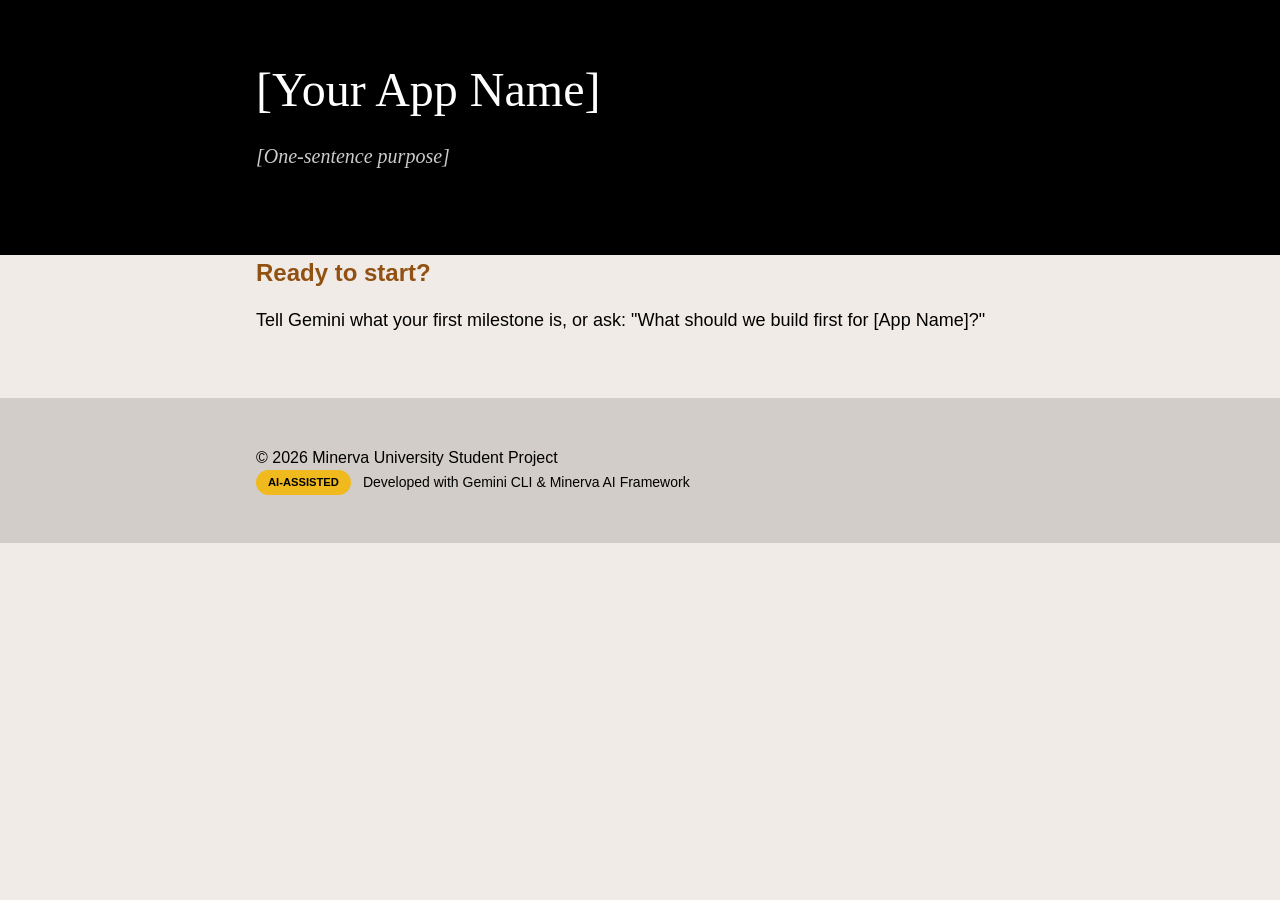
<file: index.html>
<!DOCTYPE html>
<html lang="en">
<head>
    <meta charset="UTF-8">
    <meta name="viewport" content="width=device-width, initial-scale=1.0">
    <title>[Your App Name] — Minerva University</title>
    <link rel="stylesheet" href="css/styles.css">
</head>
<body>
    <header>
        <div class="container">
            <h1>[Your App Name]</h1>
            <p class="subtitle">[One-sentence purpose]</p>
        </div>
    </header>

    <main class="container">
        <!-- Students will build their app here -->
        <section id="app-placeholder">
            <h2>Ready to start?</h2>
            <p>Tell Gemini what your first milestone is, or ask: "What should we build first for [App Name]?"</p>
        </section>
    </main>

    <footer>
        <div class="container footer-content">
            <div class="copyright">
                &copy; 2026 Minerva University Student Project
            </div>
            <!-- MANDATORY AI DISCLOSURE (per Minerva Guardrails) -->
            <div class="ai-disclosure">
                <span class="badge">AI-Assisted</span>
                Developed with Gemini CLI & Minerva AI Framework
            </div>
        </div>
    </footer>

    <script src="js/app.js"></script>
</body>
</html>
</file>
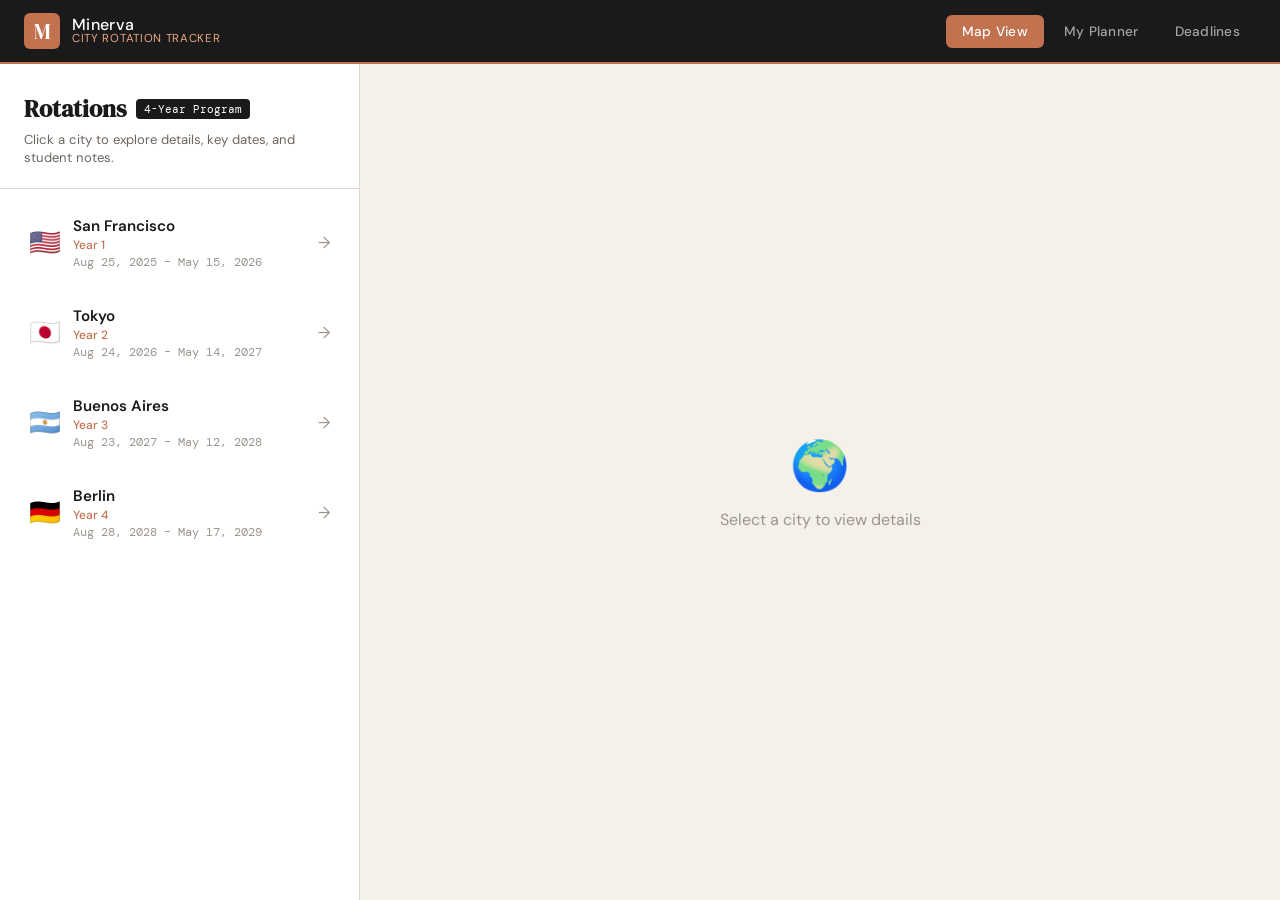
<file: minerva-city-tracker 2/index.html>
<!DOCTYPE html>
<html lang="en">
<head>
  <meta charset="UTF-8" />
  <meta name="viewport" content="width=device-width, initial-scale=1.0" />
  <title>Minerva City Rotation Tracker</title>
  <link rel="stylesheet" href="css/style.css" />
  <link rel="preconnect" href="https://fonts.googleapis.com" />
  <link href="https://fonts.googleapis.com/css2?family=DM+Serif+Display:ital@0;1&family=DM+Mono:wght@300;400;500&family=DM+Sans:wght@300;400;500&display=swap" rel="stylesheet" />
</head>
<body>

  <!-- HEADER -->
  <header class="site-header">
    <div class="header-inner">
      <div class="logo-lockup">
        <span class="logo-mark">M</span>
        <div class="logo-text">
          <span class="logo-title">Minerva</span>
          <span class="logo-sub">City Rotation Tracker</span>
        </div>
      </div>
      <nav class="header-nav">
        <button class="nav-btn active" data-view="map">Map View</button>
        <button class="nav-btn" data-view="planner">My Planner</button>
        <button class="nav-btn" data-view="deadlines">Deadlines</button>
      </nav>
    </div>
  </header>

  <!-- MAIN -->
  <main>

    <!-- MAP VIEW -->
    <section class="view active" id="view-map">
      <div class="map-layout">

        <!-- City Cards Column -->
        <div class="city-sidebar">
          <div class="sidebar-header">
            <h2>Rotations <span class="year-badge">4-Year Program</span></h2>
            <p class="sidebar-desc">Click a city to explore details, key dates, and student notes.</p>
          </div>
          <div class="city-list" id="cityList"></div>
        </div>

        <!-- Detail Panel -->
        <div class="city-detail-panel" id="detailPanel">
          <div class="detail-placeholder">
            <div class="placeholder-icon">🌍</div>
            <p>Select a city to view details</p>
          </div>
        </div>

      </div>
    </section>

    <!-- PLANNER VIEW -->
    <section class="view" id="view-planner">
      <div class="planner-layout">
        <div class="planner-header">
          <h2>My Rotation Planner</h2>
          <p>Track your experiences, goals, and reflections for each city.</p>
        </div>
        <div class="planner-grid" id="plannerGrid"></div>
      </div>
    </section>

    <!-- DEADLINES VIEW -->
    <section class="view" id="view-deadlines">
      <div class="deadlines-layout">
        <div class="deadlines-header">
          <h2>Key Deadlines & Reminders</h2>
          <p>Stay on top of important dates across all rotations.</p>
        </div>
        <div class="deadline-timeline" id="deadlineTimeline"></div>
        <div class="add-deadline-form">
          <h3>Add a Reminder</h3>
          <div class="form-row">
            <input type="text" id="deadlineTitle" placeholder="Title (e.g. Visa renewal)" />
            <select id="deadlineCity">
              <option value="">All Cities</option>
            </select>
            <input type="date" id="deadlineDate" />
            <button class="btn-primary" id="addDeadlineBtn">Add</button>
          </div>
        </div>
      </div>
    </section>

  </main>

  <!-- MODAL -->
  <div class="modal-overlay" id="modalOverlay">
    <div class="modal" id="modal">
      <button class="modal-close" id="modalClose">✕</button>
      <div class="modal-content" id="modalContent"></div>
    </div>
  </div>

  <script src="js/data.js"></script>
  <script src="js/app.js"></script>
</body>
</html>
</file>
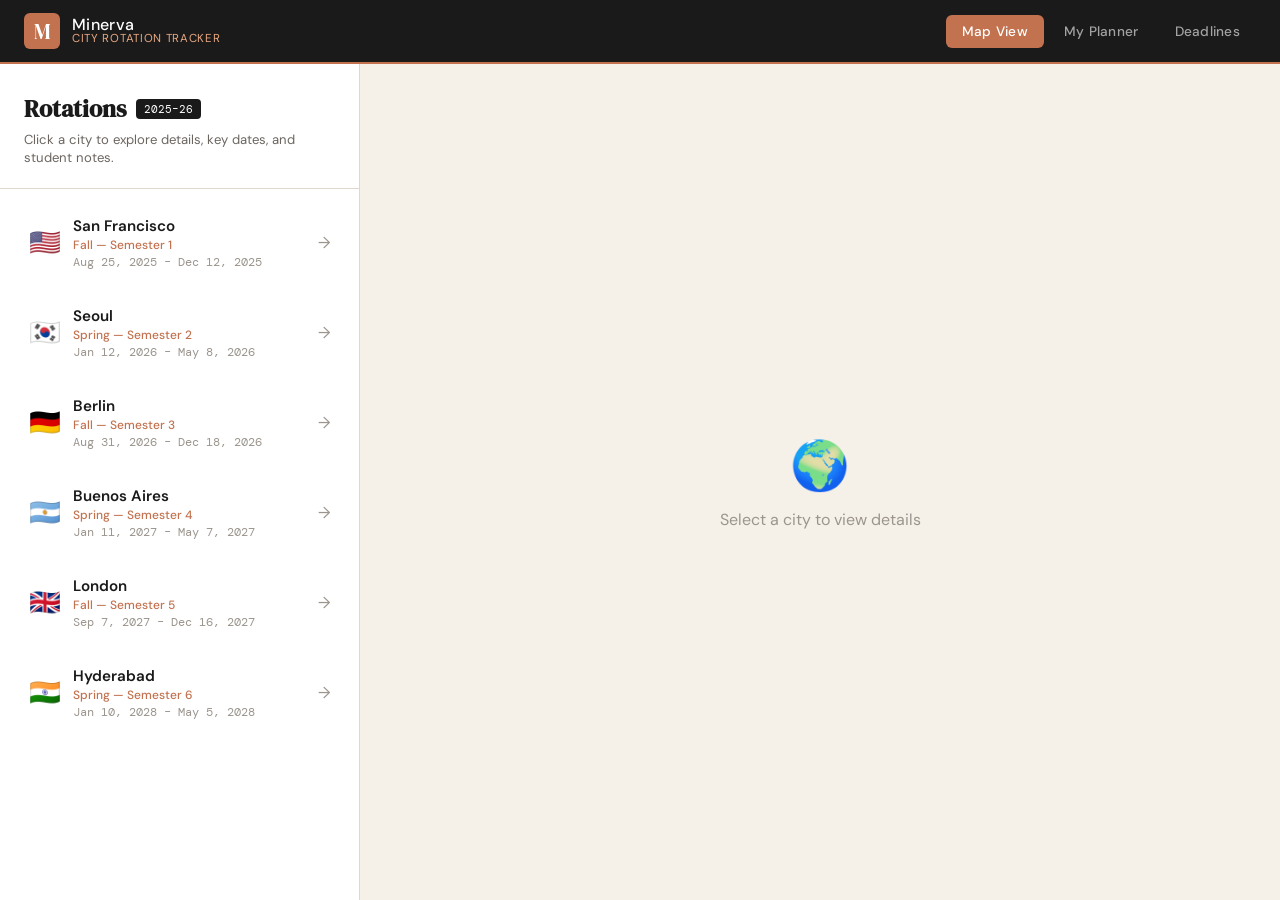
<file: minerva-city-tracker/index.html>
<!DOCTYPE html>
<html lang="en">
<head>
  <meta charset="UTF-8" />
  <meta name="viewport" content="width=device-width, initial-scale=1.0" />
  <title>Minerva City Rotation Tracker</title>
  <link rel="stylesheet" href="css/style.css" />
  <link rel="preconnect" href="https://fonts.googleapis.com" />
  <link href="https://fonts.googleapis.com/css2?family=DM+Serif+Display:ital@0;1&family=DM+Mono:wght@300;400;500&family=DM+Sans:wght@300;400;500&display=swap" rel="stylesheet" />
</head>
<body>

  <!-- HEADER -->
  <header class="site-header">
    <div class="header-inner">
      <div class="logo-lockup">
        <span class="logo-mark">M</span>
        <div class="logo-text">
          <span class="logo-title">Minerva</span>
          <span class="logo-sub">City Rotation Tracker</span>
        </div>
      </div>
      <nav class="header-nav">
        <button class="nav-btn active" data-view="map">Map View</button>
        <button class="nav-btn" data-view="planner">My Planner</button>
        <button class="nav-btn" data-view="deadlines">Deadlines</button>
      </nav>
    </div>
  </header>

  <!-- MAIN -->
  <main>

    <!-- MAP VIEW -->
    <section class="view active" id="view-map">
      <div class="map-layout">

        <!-- City Cards Column -->
        <div class="city-sidebar">
          <div class="sidebar-header">
            <h2>Rotations <span class="year-badge">2025–26</span></h2>
            <p class="sidebar-desc">Click a city to explore details, key dates, and student notes.</p>
          </div>
          <div class="city-list" id="cityList"></div>
        </div>

        <!-- Detail Panel -->
        <div class="city-detail-panel" id="detailPanel">
          <div class="detail-placeholder">
            <div class="placeholder-icon">🌍</div>
            <p>Select a city to view details</p>
          </div>
        </div>

      </div>
    </section>

    <!-- PLANNER VIEW -->
    <section class="view" id="view-planner">
      <div class="planner-layout">
        <div class="planner-header">
          <h2>My Rotation Planner</h2>
          <p>Track your experiences, goals, and reflections for each city.</p>
        </div>
        <div class="planner-grid" id="plannerGrid"></div>
      </div>
    </section>

    <!-- DEADLINES VIEW -->
    <section class="view" id="view-deadlines">
      <div class="deadlines-layout">
        <div class="deadlines-header">
          <h2>Key Deadlines & Reminders</h2>
          <p>Stay on top of important dates across all rotations.</p>
        </div>
        <div class="deadline-timeline" id="deadlineTimeline"></div>
        <div class="add-deadline-form">
          <h3>Add a Reminder</h3>
          <div class="form-row">
            <input type="text" id="deadlineTitle" placeholder="Title (e.g. Visa renewal)" />
            <select id="deadlineCity">
              <option value="">All Cities</option>
            </select>
            <input type="date" id="deadlineDate" />
            <button class="btn-primary" id="addDeadlineBtn">Add</button>
          </div>
        </div>
      </div>
    </section>

  </main>

  <!-- MODAL -->
  <div class="modal-overlay" id="modalOverlay">
    <div class="modal" id="modal">
      <button class="modal-close" id="modalClose">✕</button>
      <div class="modal-content" id="modalContent"></div>
    </div>
  </div>

  <script src="js/data.js"></script>
  <script src="js/app.js"></script>
</body>
</html>
</file>
<file: css/styles.css>
/* 
   Minerva University — Official Brand Identity 
   Source: Brand Resources & Standards Guide (Updated Fall 2025)
*/

:root {
    /* Primary Color Palette */
    --mu-obsidian: #000000;
    --mu-white: #ffffff;
    --mu-bone: #f0ebe6;
    --mu-ivory: #f2f2f2;
    
    /* Highlight Colors (Accents) */
    --mu-goldenrod: #f0b91e;
    --mu-tangerine: #f0871e;
    --mu-clay: #905112;

    /* Neutrals */
    --mu-charcoal: #3c3732;
    --mu-slate: #5a5550;
    --mu-graphite: #78736e;
    --mu-ash: #d2cdc8;

    /* Functional UI Colors */
    --bg-main: var(--mu-bone);
    --text-main: var(--mu-obsidian);
    --text-muted: var(--mu-slate);
    --accent: var(--mu-clay);

    /* Typography Fallbacks */
    --font-serif: "Chronicle Display", "Garamond", "Times New Roman", serif;
    --font-sans: "Neue Haas Grotesk", "Helvetica Neue", "Helvetica", "Arial", sans-serif;
    
    /* Spacing & UI Patterns */
    --spacing-unit: 1rem;
    --border-radius: 8px; /* Standard rounded corners per guidelines */
}

* {
    box-sizing: border-box;
    margin: 0;
    padding: 0;
}

body {
    font-family: var(--font-sans);
    line-height: 1.5;
    color: var(--text-main);
    background-color: var(--bg-main);
    -webkit-font-smoothing: antialiased;
}

.container {
    max-width: 800px;
    margin: 0 auto;
    padding: 0 var(--spacing-unit);
}

/* Typography Hierarchy per Standards */
h1 {
    font-family: var(--font-serif);
    font-weight: 300; /* Light */
    font-size: 3rem;
    line-height: 1.1;
    margin-bottom: 1.5rem;
}

h2 {
    font-family: var(--font-sans);
    font-weight: 600; /* Medium/Bold */
    font-size: 1.5rem;
    color: var(--mu-clay);
    margin-bottom: 1rem;
}

h3 {
    font-family: var(--font-serif);
    font-weight: 400;
    text-transform: uppercase;
    letter-spacing: 0.05em;
    font-size: 1rem;
    margin-bottom: 0.75rem;
}

p {
    font-size: 1.125rem; /* 18pt equivalent for digital */
    margin-bottom: 1.25rem;
}

/* UI Elements */
.card {
    background: var(--mu-white);
    border-radius: var(--border-radius);
    padding: 2rem;
    box-shadow: 0 4px 12px rgba(0,0,0,0.05);
}

header {
    background-color: var(--mu-obsidian);
    color: var(--mu-white);
    padding: 4rem 0;
    text-align: left; /* Standards prefer left or centered */
}

.subtitle {
    font-family: var(--font-serif);
    font-style: italic;
    font-size: 1.25rem;
    opacity: 0.8;
}

footer {
    background: var(--mu-ash);
    padding: 3rem 0;
    margin-top: 4rem;
}

.ai-disclosure {
    display: flex;
    align-items: center;
    gap: 0.75rem;
    font-size: 0.875rem;
}

.badge {
    background: var(--mu-goldenrod);
    color: var(--mu-obsidian);
    padding: 4px 12px;
    border-radius: 20px;
    font-weight: 700;
    font-size: 0.7rem;
    text-transform: uppercase;
}
</file>
<file: minerva-city-tracker 2/css/style.css>
/* =============================================
   Minerva City Rotation Tracker — style.css
   Minerva Brand: Obsidian, Bone, Clay
   ============================================= */

/* ── Variables ───────────────────────────────── */
:root {
  --obsidian: #1A1A1A;
  --bone: #F5F0E8;
  --clay: #C2724F;
  --clay-light: #E8A882;
  --clay-dark: #9B5339;
  --surface: #FFFFFF;
  --surface-2: #F8F5F0;
  --border: #E0D8CC;
  --text-primary: #1A1A1A;
  --text-secondary: #6B6560;
  --text-tertiary: #9B958E;
  --radius: 12px;
  --radius-sm: 6px;
  --shadow: 0 1px 3px rgba(0,0,0,0.08), 0 4px 16px rgba(0,0,0,0.06);
  --shadow-lg: 0 8px 32px rgba(0,0,0,0.12);
  --font-display: 'DM Serif Display', Georgia, serif;
  --font-body: 'DM Sans', system-ui, sans-serif;
  --font-mono: 'DM Mono', monospace;
  --header-height: 64px;
}

/* ── Reset ───────────────────────────────────── */
*, *::before, *::after { box-sizing: border-box; margin: 0; padding: 0; }
html { font-size: 16px; -webkit-font-smoothing: antialiased; }
body {
  font-family: var(--font-body);
  background: var(--bone);
  color: var(--text-primary);
  min-height: 100vh;
}
a { color: var(--clay); text-decoration: none; }
a:hover { text-decoration: underline; }
ul { list-style: none; }
button { cursor: pointer; font-family: var(--font-body); }
textarea, input, select {
  font-family: var(--font-body);
  font-size: 0.9rem;
  border: 1.5px solid var(--border);
  border-radius: var(--radius-sm);
  background: var(--surface);
  color: var(--text-primary);
  outline: none;
  transition: border-color 0.2s;
}
textarea:focus, input:focus, select:focus { border-color: var(--clay); }

/* ── Header ──────────────────────────────────── */
.site-header {
  position: sticky; top: 0; z-index: 100;
  height: var(--header-height);
  background: var(--obsidian);
  border-bottom: 2px solid var(--clay);
}
.header-inner {
  max-width: 1280px;
  margin: 0 auto;
  height: 100%;
  padding: 0 24px;
  display: flex;
  align-items: center;
  justify-content: space-between;
}
.logo-lockup { display: flex; align-items: center; gap: 12px; }
.logo-mark {
  width: 36px; height: 36px;
  background: var(--clay);
  color: white;
  font-family: var(--font-display);
  font-size: 1.3rem;
  display: flex; align-items: center; justify-content: center;
  border-radius: 6px;
  flex-shrink: 0;
}
.logo-text { display: flex; flex-direction: column; line-height: 1.1; }
.logo-title { color: white; font-weight: 500; font-size: 1rem; letter-spacing: 0.02em; }
.logo-sub { color: var(--clay-light); font-size: 0.72rem; letter-spacing: 0.06em; text-transform: uppercase; }

.header-nav { display: flex; gap: 4px; }
.nav-btn {
  background: transparent;
  color: rgba(255,255,255,0.6);
  border: none;
  padding: 8px 16px;
  border-radius: var(--radius-sm);
  font-size: 0.85rem;
  font-weight: 500;
  transition: all 0.2s;
  letter-spacing: 0.02em;
}
.nav-btn:hover { color: white; background: rgba(255,255,255,0.08); }
.nav-btn.active { color: white; background: var(--clay); }

/* ── Views ───────────────────────────────────── */
.view { display: none; min-height: calc(100vh - var(--header-height)); }
.view.active { display: block; animation: fadeIn 0.3s ease; }
@keyframes fadeIn { from { opacity: 0; transform: translateY(6px); } to { opacity: 1; transform: none; } }

/* ── MAP VIEW ────────────────────────────────── */
.map-layout {
  display: grid;
  grid-template-columns: 360px 1fr;
  min-height: calc(100vh - var(--header-height));
}

/* Sidebar */
.city-sidebar {
  background: var(--surface);
  border-right: 1px solid var(--border);
  overflow-y: auto;
  max-height: calc(100vh - var(--header-height));
  position: sticky;
  top: var(--header-height);
}
.sidebar-header {
  padding: 28px 24px 20px;
  border-bottom: 1px solid var(--border);
  background: var(--surface);
  position: sticky; top: 0; z-index: 10;
}
.sidebar-header h2 {
  font-family: var(--font-display);
  font-size: 1.5rem;
  display: flex; align-items: center; gap: 10px;
}
.year-badge {
  font-family: var(--font-mono);
  font-size: 0.7rem;
  background: var(--obsidian);
  color: white;
  padding: 3px 8px;
  border-radius: 4px;
  font-weight: 400;
}
.sidebar-desc {
  color: var(--text-secondary);
  font-size: 0.82rem;
  margin-top: 6px;
  line-height: 1.4;
}
.city-list { padding: 12px; display: flex; flex-direction: column; gap: 6px; }

.city-card {
  display: flex; align-items: center; gap: 12px;
  padding: 14px 16px;
  border-radius: var(--radius-sm);
  cursor: pointer;
  border: 1.5px solid transparent;
  transition: all 0.18s;
  animation: slideIn 0.3s ease both;
}
@keyframes slideIn { from { opacity: 0; transform: translateX(-8px); } to { opacity: 1; transform: none; } }
.city-card:hover { background: var(--surface-2); border-color: var(--border); }
.city-card.active { background: var(--bone); border-color: var(--clay); }

.city-card-flag { font-size: 1.6rem; width: 32px; text-align: center; flex-shrink: 0; }
.city-card-body { flex: 1; min-width: 0; }
.city-card-name { font-weight: 600; font-size: 0.95rem; }
.city-card-semester { font-size: 0.75rem; color: var(--clay); font-weight: 500; margin-top: 1px; }
.city-card-dates { font-size: 0.72rem; color: var(--text-tertiary); font-family: var(--font-mono); margin-top: 2px; }
.city-card-arrow { color: var(--text-tertiary); font-size: 1rem; transition: transform 0.2s; }
.city-card:hover .city-card-arrow, .city-card.active .city-card-arrow { transform: translateX(3px); color: var(--clay); }

/* Detail Panel */
.city-detail-panel {
  padding: 40px 48px;
  overflow-y: auto;
  transition: opacity 0.15s ease;
}
.detail-placeholder {
  height: 100%;
  min-height: 400px;
  display: flex; flex-direction: column; align-items: center; justify-content: center;
  color: var(--text-tertiary);
  gap: 12px;
}
.placeholder-icon { font-size: 3rem; }

.detail-hero {
  display: flex; align-items: flex-start; gap: 24px;
  padding: 28px;
  border-radius: var(--radius);
  background: var(--surface);
  border-left: 4px solid var(--clay);
  box-shadow: var(--shadow);
  margin-bottom: 28px;
}
.detail-emoji { font-size: 3rem; flex-shrink: 0; }
.detail-city-name {
  font-family: var(--font-display);
  font-size: 2rem;
  line-height: 1.1;
}
.detail-tagline {
  color: var(--text-secondary);
  font-style: italic;
  margin-top: 4px;
  font-size: 0.9rem;
}
.detail-meta { display: flex; gap: 8px; margin-top: 12px; flex-wrap: wrap; }
.tag {
  display: inline-block;
  background: var(--surface-2);
  border: 1px solid var(--border);
  padding: 4px 10px;
  border-radius: 100px;
  font-size: 0.75rem;
  font-family: var(--font-mono);
  color: var(--text-secondary);
}

.detail-desc {
  color: var(--text-secondary);
  line-height: 1.7;
  font-size: 0.95rem;
  margin-bottom: 28px;
}

.detail-sections {
  display: grid;
  grid-template-columns: 1fr 1fr;
  gap: 16px;
  margin-bottom: 24px;
}
.detail-section {
  background: var(--surface);
  border: 1px solid var(--border);
  border-radius: var(--radius);
  padding: 20px;
}
.detail-section h4 {
  font-size: 0.8rem;
  text-transform: uppercase;
  letter-spacing: 0.08em;
  color: var(--text-tertiary);
  margin-bottom: 12px;
  font-weight: 600;
}
.detail-section ul { display: flex; flex-direction: column; gap: 8px; }
.detail-section li { font-size: 0.88rem; color: var(--text-secondary); line-height: 1.4; }
.detail-section li::before { content: "—  "; color: var(--clay); }

.deadline-list li {
  display: flex;
  justify-content: space-between;
  align-items: baseline;
  gap: 8px;
}
.dl-label { font-size: 0.85rem; color: var(--text-primary); }
.dl-date { font-size: 0.72rem; font-family: var(--font-mono); color: var(--clay); white-space: nowrap; }

.resource-list li a { font-size: 0.85rem; color: var(--clay); }
.resource-list li::before { content: none; }
.resource-list li { padding-left: 12px; position: relative; }
.resource-list li::before { content: "↗"; position: absolute; left: 0; color: var(--clay); }

.detail-tip {
  grid-column: 1 / -1;
  background: var(--obsidian);
  color: white;
  border-radius: var(--radius);
  padding: 18px 22px;
  display: flex; gap: 14px; align-items: flex-start;
}
.tip-label {
  font-size: 0.75rem;
  font-weight: 700;
  text-transform: uppercase;
  letter-spacing: 0.08em;
  color: var(--clay-light);
  white-space: nowrap;
  margin-top: 2px;
}
.detail-tip p { font-size: 0.88rem; line-height: 1.6; color: rgba(255,255,255,0.85); }

/* ── Buttons ──────────────────────────────────── */
.btn-primary {
  background: var(--clay);
  color: white;
  border: none;
  padding: 12px 22px;
  border-radius: var(--radius-sm);
  font-weight: 600;
  font-size: 0.9rem;
  transition: background 0.2s, transform 0.1s;
  letter-spacing: 0.02em;
}
.btn-primary:hover { background: var(--clay-dark); transform: translateY(-1px); }
.btn-planner { margin-top: 8px; display: inline-block; }

/* ── PLANNER VIEW ────────────────────────────── */
.planner-layout { max-width: 1200px; margin: 0 auto; padding: 40px 24px; }
.planner-header { margin-bottom: 32px; }
.planner-header h2 { font-family: var(--font-display); font-size: 2rem; }
.planner-header p { color: var(--text-secondary); margin-top: 6px; }

.planner-grid {
  display: grid;
  grid-template-columns: repeat(auto-fill, minmax(340px, 1fr));
  gap: 20px;
}
.planner-card {
  background: var(--surface);
  border: 1.5px solid var(--border);
  border-radius: var(--radius);
  padding: 22px;
  border-top: 4px solid var(--city-color, var(--clay));
  box-shadow: var(--shadow);
  display: flex;
  flex-direction: column;
  gap: 16px;
  transition: box-shadow 0.2s;
}
.planner-card:hover { box-shadow: var(--shadow-lg); }
.planner-card-header { display: flex; align-items: center; gap: 12px; }
.planner-flag { font-size: 1.8rem; }
.planner-city-name { font-weight: 700; font-size: 1rem; }
.planner-semester { font-size: 0.75rem; color: var(--text-secondary); margin-top: 2px; }

.planner-fields { display: flex; flex-direction: column; gap: 10px; flex: 1; }
.planner-fields label { font-size: 0.75rem; font-weight: 600; text-transform: uppercase; letter-spacing: 0.07em; color: var(--text-tertiary); }
.planner-fields textarea {
  width: 100%;
  min-height: 72px;
  padding: 10px;
  resize: vertical;
  line-height: 1.5;
}

.btn-save {
  background: var(--surface-2);
  border: 1.5px solid var(--border);
  color: var(--text-secondary);
  padding: 9px 16px;
  border-radius: var(--radius-sm);
  font-size: 0.82rem;
  font-weight: 600;
  transition: all 0.2s;
  align-self: flex-end;
}
.btn-save:hover { border-color: var(--clay); color: var(--clay); background: var(--bone); }
.btn-save.saved { border-color: #3B8A5A; color: #3B8A5A; background: #EDF7F1; }

/* ── DEADLINES VIEW ──────────────────────────── */
.deadlines-layout { max-width: 800px; margin: 0 auto; padding: 40px 24px; }
.deadlines-header { margin-bottom: 32px; }
.deadlines-header h2 { font-family: var(--font-display); font-size: 2rem; }
.deadlines-header p { color: var(--text-secondary); margin-top: 6px; }

.deadline-timeline {
  display: flex; flex-direction: column; gap: 2px;
  margin-bottom: 40px;
  background: var(--surface);
  border: 1px solid var(--border);
  border-radius: var(--radius);
  overflow: hidden;
}
.deadline-item {
  display: flex; align-items: center; gap: 16px;
  padding: 14px 18px;
  border-bottom: 1px solid var(--border);
  transition: background 0.15s;
  position: relative;
}
.deadline-item:last-child { border-bottom: none; }
.deadline-item:hover { background: var(--surface-2); }
.deadline-item.past { opacity: 0.5; }
.deadline-item.urgent { background: #FFF8F5; }

.deadline-dot {
  width: 10px; height: 10px;
  border-radius: 50%;
  background: var(--clay);
  flex-shrink: 0;
}
.deadline-body { flex: 1; }
.deadline-title { font-size: 0.9rem; font-weight: 500; }
.deadline-meta { display: flex; gap: 10px; align-items: center; margin-top: 3px; flex-wrap: wrap; }
.dl-city { font-size: 0.75rem; color: var(--text-secondary); }
.dl-date-pill {
  font-size: 0.7rem;
  font-family: var(--font-mono);
  padding: 2px 8px;
  border-radius: 100px;
  background: var(--surface-2);
  border: 1px solid var(--border);
  color: var(--text-secondary);
}
.dl-date-pill.urgent { background: #FEECE5; border-color: var(--clay-light); color: var(--clay-dark); }
.dl-date-pill.soon { background: #FFF9ED; border-color: #F0C97A; color: #8A6D1A; }
.dl-date-pill.past { background: var(--surface-2); color: var(--text-tertiary); }

.dl-delete {
  background: none; border: none;
  color: var(--text-tertiary);
  font-size: 0.8rem;
  width: 24px; height: 24px;
  border-radius: 50%;
  display: flex; align-items: center; justify-content: center;
  transition: all 0.15s;
  flex-shrink: 0;
}
.dl-delete:hover { background: #FEE2E2; color: #DC2626; }

.add-deadline-form {
  background: var(--surface);
  border: 1px solid var(--border);
  border-radius: var(--radius);
  padding: 24px;
}
.add-deadline-form h3 {
  font-size: 0.85rem;
  text-transform: uppercase;
  letter-spacing: 0.08em;
  color: var(--text-tertiary);
  font-weight: 600;
  margin-bottom: 14px;
}
.form-row {
  display: flex; gap: 10px; flex-wrap: wrap; align-items: stretch;
}
.form-row input[type="text"] { flex: 2; min-width: 180px; padding: 10px 12px; }
.form-row select { flex: 1; min-width: 140px; padding: 10px 12px; }
.form-row input[type="date"] { flex: 1; min-width: 140px; padding: 10px 12px; }

.empty-state { text-align: center; padding: 40px; color: var(--text-tertiary); }

/* ── Modal ───────────────────────────────────── */
.modal-overlay {
  position: fixed; inset: 0;
  background: rgba(26,26,26,0.6);
  display: none; align-items: center; justify-content: center;
  z-index: 200;
  backdrop-filter: blur(4px);
}
.modal-overlay.active { display: flex; animation: fadeIn 0.2s ease; }
.modal {
  background: var(--surface);
  border-radius: var(--radius);
  padding: 36px;
  width: min(560px, 95vw);
  max-height: 90vh;
  overflow-y: auto;
  position: relative;
  box-shadow: var(--shadow-lg);
  animation: slideUp 0.25s ease;
}
@keyframes slideUp { from { transform: translateY(20px); opacity: 0; } to { transform: none; opacity: 1; } }
.modal-close {
  position: absolute; top: 16px; right: 16px;
  background: none; border: none;
  font-size: 1rem; color: var(--text-tertiary);
  width: 32px; height: 32px;
  display: flex; align-items: center; justify-content: center;
  border-radius: 50%;
  transition: all 0.15s;
}
.modal-close:hover { background: var(--surface-2); color: var(--text-primary); }
.modal h2 { font-family: var(--font-display); font-size: 1.6rem; }
.modal-sub { color: var(--text-secondary); font-size: 0.85rem; margin-top: 4px; margin-bottom: 24px; }
.modal-fields { display: flex; flex-direction: column; gap: 12px; margin-bottom: 20px; }
.modal-fields label { font-size: 0.75rem; font-weight: 600; text-transform: uppercase; letter-spacing: 0.07em; color: var(--text-tertiary); }
.modal-fields textarea { width: 100%; min-height: 80px; padding: 10px; resize: vertical; }

/* ── Responsive ──────────────────────────────── */
@media (max-width: 900px) {
  .map-layout { grid-template-columns: 1fr; }
  .city-sidebar { max-height: 300px; position: static; border-right: none; border-bottom: 1px solid var(--border); }
  .city-detail-panel { padding: 24px 20px; }
  .detail-sections { grid-template-columns: 1fr; }
  .header-inner { padding: 0 16px; }
  .nav-btn { padding: 6px 10px; font-size: 0.8rem; }
}
@media (max-width: 600px) {
  .planner-grid { grid-template-columns: 1fr; }
  .form-row { flex-direction: column; }
  .logo-sub { display: none; }
}
</file>
<file: minerva-city-tracker/css/style.css>
/* =============================================
   Minerva City Rotation Tracker — style.css
   Minerva Brand: Obsidian, Bone, Clay
   ============================================= */

/* ── Variables ───────────────────────────────── */
:root {
  --obsidian: #1A1A1A;
  --bone: #F5F0E8;
  --clay: #C2724F;
  --clay-light: #E8A882;
  --clay-dark: #9B5339;
  --surface: #FFFFFF;
  --surface-2: #F8F5F0;
  --border: #E0D8CC;
  --text-primary: #1A1A1A;
  --text-secondary: #6B6560;
  --text-tertiary: #9B958E;
  --radius: 12px;
  --radius-sm: 6px;
  --shadow: 0 1px 3px rgba(0,0,0,0.08), 0 4px 16px rgba(0,0,0,0.06);
  --shadow-lg: 0 8px 32px rgba(0,0,0,0.12);
  --font-display: 'DM Serif Display', Georgia, serif;
  --font-body: 'DM Sans', system-ui, sans-serif;
  --font-mono: 'DM Mono', monospace;
  --header-height: 64px;
}

/* ── Reset ───────────────────────────────────── */
*, *::before, *::after { box-sizing: border-box; margin: 0; padding: 0; }
html { font-size: 16px; -webkit-font-smoothing: antialiased; }
body {
  font-family: var(--font-body);
  background: var(--bone);
  color: var(--text-primary);
  min-height: 100vh;
}
a { color: var(--clay); text-decoration: none; }
a:hover { text-decoration: underline; }
ul { list-style: none; }
button { cursor: pointer; font-family: var(--font-body); }
textarea, input, select {
  font-family: var(--font-body);
  font-size: 0.9rem;
  border: 1.5px solid var(--border);
  border-radius: var(--radius-sm);
  background: var(--surface);
  color: var(--text-primary);
  outline: none;
  transition: border-color 0.2s;
}
textarea:focus, input:focus, select:focus { border-color: var(--clay); }

/* ── Header ──────────────────────────────────── */
.site-header {
  position: sticky; top: 0; z-index: 100;
  height: var(--header-height);
  background: var(--obsidian);
  border-bottom: 2px solid var(--clay);
}
.header-inner {
  max-width: 1280px;
  margin: 0 auto;
  height: 100%;
  padding: 0 24px;
  display: flex;
  align-items: center;
  justify-content: space-between;
}
.logo-lockup { display: flex; align-items: center; gap: 12px; }
.logo-mark {
  width: 36px; height: 36px;
  background: var(--clay);
  color: white;
  font-family: var(--font-display);
  font-size: 1.3rem;
  display: flex; align-items: center; justify-content: center;
  border-radius: 6px;
  flex-shrink: 0;
}
.logo-text { display: flex; flex-direction: column; line-height: 1.1; }
.logo-title { color: white; font-weight: 500; font-size: 1rem; letter-spacing: 0.02em; }
.logo-sub { color: var(--clay-light); font-size: 0.72rem; letter-spacing: 0.06em; text-transform: uppercase; }

.header-nav { display: flex; gap: 4px; }
.nav-btn {
  background: transparent;
  color: rgba(255,255,255,0.6);
  border: none;
  padding: 8px 16px;
  border-radius: var(--radius-sm);
  font-size: 0.85rem;
  font-weight: 500;
  transition: all 0.2s;
  letter-spacing: 0.02em;
}
.nav-btn:hover { color: white; background: rgba(255,255,255,0.08); }
.nav-btn.active { color: white; background: var(--clay); }

/* ── Views ───────────────────────────────────── */
.view { display: none; min-height: calc(100vh - var(--header-height)); }
.view.active { display: block; animation: fadeIn 0.3s ease; }
@keyframes fadeIn { from { opacity: 0; transform: translateY(6px); } to { opacity: 1; transform: none; } }

/* ── MAP VIEW ────────────────────────────────── */
.map-layout {
  display: grid;
  grid-template-columns: 360px 1fr;
  min-height: calc(100vh - var(--header-height));
}

/* Sidebar */
.city-sidebar {
  background: var(--surface);
  border-right: 1px solid var(--border);
  overflow-y: auto;
  max-height: calc(100vh - var(--header-height));
  position: sticky;
  top: var(--header-height);
}
.sidebar-header {
  padding: 28px 24px 20px;
  border-bottom: 1px solid var(--border);
  background: var(--surface);
  position: sticky; top: 0; z-index: 10;
}
.sidebar-header h2 {
  font-family: var(--font-display);
  font-size: 1.5rem;
  display: flex; align-items: center; gap: 10px;
}
.year-badge {
  font-family: var(--font-mono);
  font-size: 0.7rem;
  background: var(--obsidian);
  color: white;
  padding: 3px 8px;
  border-radius: 4px;
  font-weight: 400;
}
.sidebar-desc {
  color: var(--text-secondary);
  font-size: 0.82rem;
  margin-top: 6px;
  line-height: 1.4;
}
.city-list { padding: 12px; display: flex; flex-direction: column; gap: 6px; }

.city-card {
  display: flex; align-items: center; gap: 12px;
  padding: 14px 16px;
  border-radius: var(--radius-sm);
  cursor: pointer;
  border: 1.5px solid transparent;
  transition: all 0.18s;
  animation: slideIn 0.3s ease both;
}
@keyframes slideIn { from { opacity: 0; transform: translateX(-8px); } to { opacity: 1; transform: none; } }
.city-card:hover { background: var(--surface-2); border-color: var(--border); }
.city-card.active { background: var(--bone); border-color: var(--clay); }

.city-card-flag { font-size: 1.6rem; width: 32px; text-align: center; flex-shrink: 0; }
.city-card-body { flex: 1; min-width: 0; }
.city-card-name { font-weight: 600; font-size: 0.95rem; }
.city-card-semester { font-size: 0.75rem; color: var(--clay); font-weight: 500; margin-top: 1px; }
.city-card-dates { font-size: 0.72rem; color: var(--text-tertiary); font-family: var(--font-mono); margin-top: 2px; }
.city-card-arrow { color: var(--text-tertiary); font-size: 1rem; transition: transform 0.2s; }
.city-card:hover .city-card-arrow, .city-card.active .city-card-arrow { transform: translateX(3px); color: var(--clay); }

/* Detail Panel */
.city-detail-panel {
  padding: 40px 48px;
  overflow-y: auto;
  transition: opacity 0.15s ease;
}
.detail-placeholder {
  height: 100%;
  min-height: 400px;
  display: flex; flex-direction: column; align-items: center; justify-content: center;
  color: var(--text-tertiary);
  gap: 12px;
}
.placeholder-icon { font-size: 3rem; }

.detail-hero {
  display: flex; align-items: flex-start; gap: 24px;
  padding: 28px;
  border-radius: var(--radius);
  background: var(--surface);
  border-left: 4px solid var(--clay);
  box-shadow: var(--shadow);
  margin-bottom: 28px;
}
.detail-emoji { font-size: 3rem; flex-shrink: 0; }
.detail-city-name {
  font-family: var(--font-display);
  font-size: 2rem;
  line-height: 1.1;
}
.detail-tagline {
  color: var(--text-secondary);
  font-style: italic;
  margin-top: 4px;
  font-size: 0.9rem;
}
.detail-meta { display: flex; gap: 8px; margin-top: 12px; flex-wrap: wrap; }
.tag {
  display: inline-block;
  background: var(--surface-2);
  border: 1px solid var(--border);
  padding: 4px 10px;
  border-radius: 100px;
  font-size: 0.75rem;
  font-family: var(--font-mono);
  color: var(--text-secondary);
}

.detail-desc {
  color: var(--text-secondary);
  line-height: 1.7;
  font-size: 0.95rem;
  margin-bottom: 28px;
}

.detail-sections {
  display: grid;
  grid-template-columns: 1fr 1fr;
  gap: 16px;
  margin-bottom: 24px;
}
.detail-section {
  background: var(--surface);
  border: 1px solid var(--border);
  border-radius: var(--radius);
  padding: 20px;
}
.detail-section h4 {
  font-size: 0.8rem;
  text-transform: uppercase;
  letter-spacing: 0.08em;
  color: var(--text-tertiary);
  margin-bottom: 12px;
  font-weight: 600;
}
.detail-section ul { display: flex; flex-direction: column; gap: 8px; }
.detail-section li { font-size: 0.88rem; color: var(--text-secondary); line-height: 1.4; }
.detail-section li::before { content: "—  "; color: var(--clay); }

.deadline-list li {
  display: flex;
  justify-content: space-between;
  align-items: baseline;
  gap: 8px;
}
.dl-label { font-size: 0.85rem; color: var(--text-primary); }
.dl-date { font-size: 0.72rem; font-family: var(--font-mono); color: var(--clay); white-space: nowrap; }

.resource-list li a { font-size: 0.85rem; color: var(--clay); }
.resource-list li::before { content: none; }
.resource-list li { padding-left: 12px; position: relative; }
.resource-list li::before { content: "↗"; position: absolute; left: 0; color: var(--clay); }

.detail-tip {
  grid-column: 1 / -1;
  background: var(--obsidian);
  color: white;
  border-radius: var(--radius);
  padding: 18px 22px;
  display: flex; gap: 14px; align-items: flex-start;
}
.tip-label {
  font-size: 0.75rem;
  font-weight: 700;
  text-transform: uppercase;
  letter-spacing: 0.08em;
  color: var(--clay-light);
  white-space: nowrap;
  margin-top: 2px;
}
.detail-tip p { font-size: 0.88rem; line-height: 1.6; color: rgba(255,255,255,0.85); }

/* ── Buttons ──────────────────────────────────── */
.btn-primary {
  background: var(--clay);
  color: white;
  border: none;
  padding: 12px 22px;
  border-radius: var(--radius-sm);
  font-weight: 600;
  font-size: 0.9rem;
  transition: background 0.2s, transform 0.1s;
  letter-spacing: 0.02em;
}
.btn-primary:hover { background: var(--clay-dark); transform: translateY(-1px); }
.btn-planner { margin-top: 8px; display: inline-block; }

/* ── PLANNER VIEW ────────────────────────────── */
.planner-layout { max-width: 1200px; margin: 0 auto; padding: 40px 24px; }
.planner-header { margin-bottom: 32px; }
.planner-header h2 { font-family: var(--font-display); font-size: 2rem; }
.planner-header p { color: var(--text-secondary); margin-top: 6px; }

.planner-grid {
  display: grid;
  grid-template-columns: repeat(auto-fill, minmax(340px, 1fr));
  gap: 20px;
}
.planner-card {
  background: var(--surface);
  border: 1.5px solid var(--border);
  border-radius: var(--radius);
  padding: 22px;
  border-top: 4px solid var(--city-color, var(--clay));
  box-shadow: var(--shadow);
  display: flex;
  flex-direction: column;
  gap: 16px;
  transition: box-shadow 0.2s;
}
.planner-card:hover { box-shadow: var(--shadow-lg); }
.planner-card-header { display: flex; align-items: center; gap: 12px; }
.planner-flag { font-size: 1.8rem; }
.planner-city-name { font-weight: 700; font-size: 1rem; }
.planner-semester { font-size: 0.75rem; color: var(--text-secondary); margin-top: 2px; }

.planner-fields { display: flex; flex-direction: column; gap: 10px; flex: 1; }
.planner-fields label { font-size: 0.75rem; font-weight: 600; text-transform: uppercase; letter-spacing: 0.07em; color: var(--text-tertiary); }
.planner-fields textarea {
  width: 100%;
  min-height: 72px;
  padding: 10px;
  resize: vertical;
  line-height: 1.5;
}

.btn-save {
  background: var(--surface-2);
  border: 1.5px solid var(--border);
  color: var(--text-secondary);
  padding: 9px 16px;
  border-radius: var(--radius-sm);
  font-size: 0.82rem;
  font-weight: 600;
  transition: all 0.2s;
  align-self: flex-end;
}
.btn-save:hover { border-color: var(--clay); color: var(--clay); background: var(--bone); }
.btn-save.saved { border-color: #3B8A5A; color: #3B8A5A; background: #EDF7F1; }

/* ── DEADLINES VIEW ──────────────────────────── */
.deadlines-layout { max-width: 800px; margin: 0 auto; padding: 40px 24px; }
.deadlines-header { margin-bottom: 32px; }
.deadlines-header h2 { font-family: var(--font-display); font-size: 2rem; }
.deadlines-header p { color: var(--text-secondary); margin-top: 6px; }

.deadline-timeline {
  display: flex; flex-direction: column; gap: 2px;
  margin-bottom: 40px;
  background: var(--surface);
  border: 1px solid var(--border);
  border-radius: var(--radius);
  overflow: hidden;
}
.deadline-item {
  display: flex; align-items: center; gap: 16px;
  padding: 14px 18px;
  border-bottom: 1px solid var(--border);
  transition: background 0.15s;
  position: relative;
}
.deadline-item:last-child { border-bottom: none; }
.deadline-item:hover { background: var(--surface-2); }
.deadline-item.past { opacity: 0.5; }
.deadline-item.urgent { background: #FFF8F5; }

.deadline-dot {
  width: 10px; height: 10px;
  border-radius: 50%;
  background: var(--clay);
  flex-shrink: 0;
}
.deadline-body { flex: 1; }
.deadline-title { font-size: 0.9rem; font-weight: 500; }
.deadline-meta { display: flex; gap: 10px; align-items: center; margin-top: 3px; flex-wrap: wrap; }
.dl-city { font-size: 0.75rem; color: var(--text-secondary); }
.dl-date-pill {
  font-size: 0.7rem;
  font-family: var(--font-mono);
  padding: 2px 8px;
  border-radius: 100px;
  background: var(--surface-2);
  border: 1px solid var(--border);
  color: var(--text-secondary);
}
.dl-date-pill.urgent { background: #FEECE5; border-color: var(--clay-light); color: var(--clay-dark); }
.dl-date-pill.soon { background: #FFF9ED; border-color: #F0C97A; color: #8A6D1A; }
.dl-date-pill.past { background: var(--surface-2); color: var(--text-tertiary); }

.dl-delete {
  background: none; border: none;
  color: var(--text-tertiary);
  font-size: 0.8rem;
  width: 24px; height: 24px;
  border-radius: 50%;
  display: flex; align-items: center; justify-content: center;
  transition: all 0.15s;
  flex-shrink: 0;
}
.dl-delete:hover { background: #FEE2E2; color: #DC2626; }

.add-deadline-form {
  background: var(--surface);
  border: 1px solid var(--border);
  border-radius: var(--radius);
  padding: 24px;
}
.add-deadline-form h3 {
  font-size: 0.85rem;
  text-transform: uppercase;
  letter-spacing: 0.08em;
  color: var(--text-tertiary);
  font-weight: 600;
  margin-bottom: 14px;
}
.form-row {
  display: flex; gap: 10px; flex-wrap: wrap; align-items: stretch;
}
.form-row input[type="text"] { flex: 2; min-width: 180px; padding: 10px 12px; }
.form-row select { flex: 1; min-width: 140px; padding: 10px 12px; }
.form-row input[type="date"] { flex: 1; min-width: 140px; padding: 10px 12px; }

.empty-state { text-align: center; padding: 40px; color: var(--text-tertiary); }

/* ── Modal ───────────────────────────────────── */
.modal-overlay {
  position: fixed; inset: 0;
  background: rgba(26,26,26,0.6);
  display: none; align-items: center; justify-content: center;
  z-index: 200;
  backdrop-filter: blur(4px);
}
.modal-overlay.active { display: flex; animation: fadeIn 0.2s ease; }
.modal {
  background: var(--surface);
  border-radius: var(--radius);
  padding: 36px;
  width: min(560px, 95vw);
  max-height: 90vh;
  overflow-y: auto;
  position: relative;
  box-shadow: var(--shadow-lg);
  animation: slideUp 0.25s ease;
}
@keyframes slideUp { from { transform: translateY(20px); opacity: 0; } to { transform: none; opacity: 1; } }
.modal-close {
  position: absolute; top: 16px; right: 16px;
  background: none; border: none;
  font-size: 1rem; color: var(--text-tertiary);
  width: 32px; height: 32px;
  display: flex; align-items: center; justify-content: center;
  border-radius: 50%;
  transition: all 0.15s;
}
.modal-close:hover { background: var(--surface-2); color: var(--text-primary); }
.modal h2 { font-family: var(--font-display); font-size: 1.6rem; }
.modal-sub { color: var(--text-secondary); font-size: 0.85rem; margin-top: 4px; margin-bottom: 24px; }
.modal-fields { display: flex; flex-direction: column; gap: 12px; margin-bottom: 20px; }
.modal-fields label { font-size: 0.75rem; font-weight: 600; text-transform: uppercase; letter-spacing: 0.07em; color: var(--text-tertiary); }
.modal-fields textarea { width: 100%; min-height: 80px; padding: 10px; resize: vertical; }

/* ── Responsive ──────────────────────────────── */
@media (max-width: 900px) {
  .map-layout { grid-template-columns: 1fr; }
  .city-sidebar { max-height: 300px; position: static; border-right: none; border-bottom: 1px solid var(--border); }
  .city-detail-panel { padding: 24px 20px; }
  .detail-sections { grid-template-columns: 1fr; }
  .header-inner { padding: 0 16px; }
  .nav-btn { padding: 6px 10px; font-size: 0.8rem; }
}
@media (max-width: 600px) {
  .planner-grid { grid-template-columns: 1fr; }
  .form-row { flex-direction: column; }
  .logo-sub { display: none; }
}
</file>
